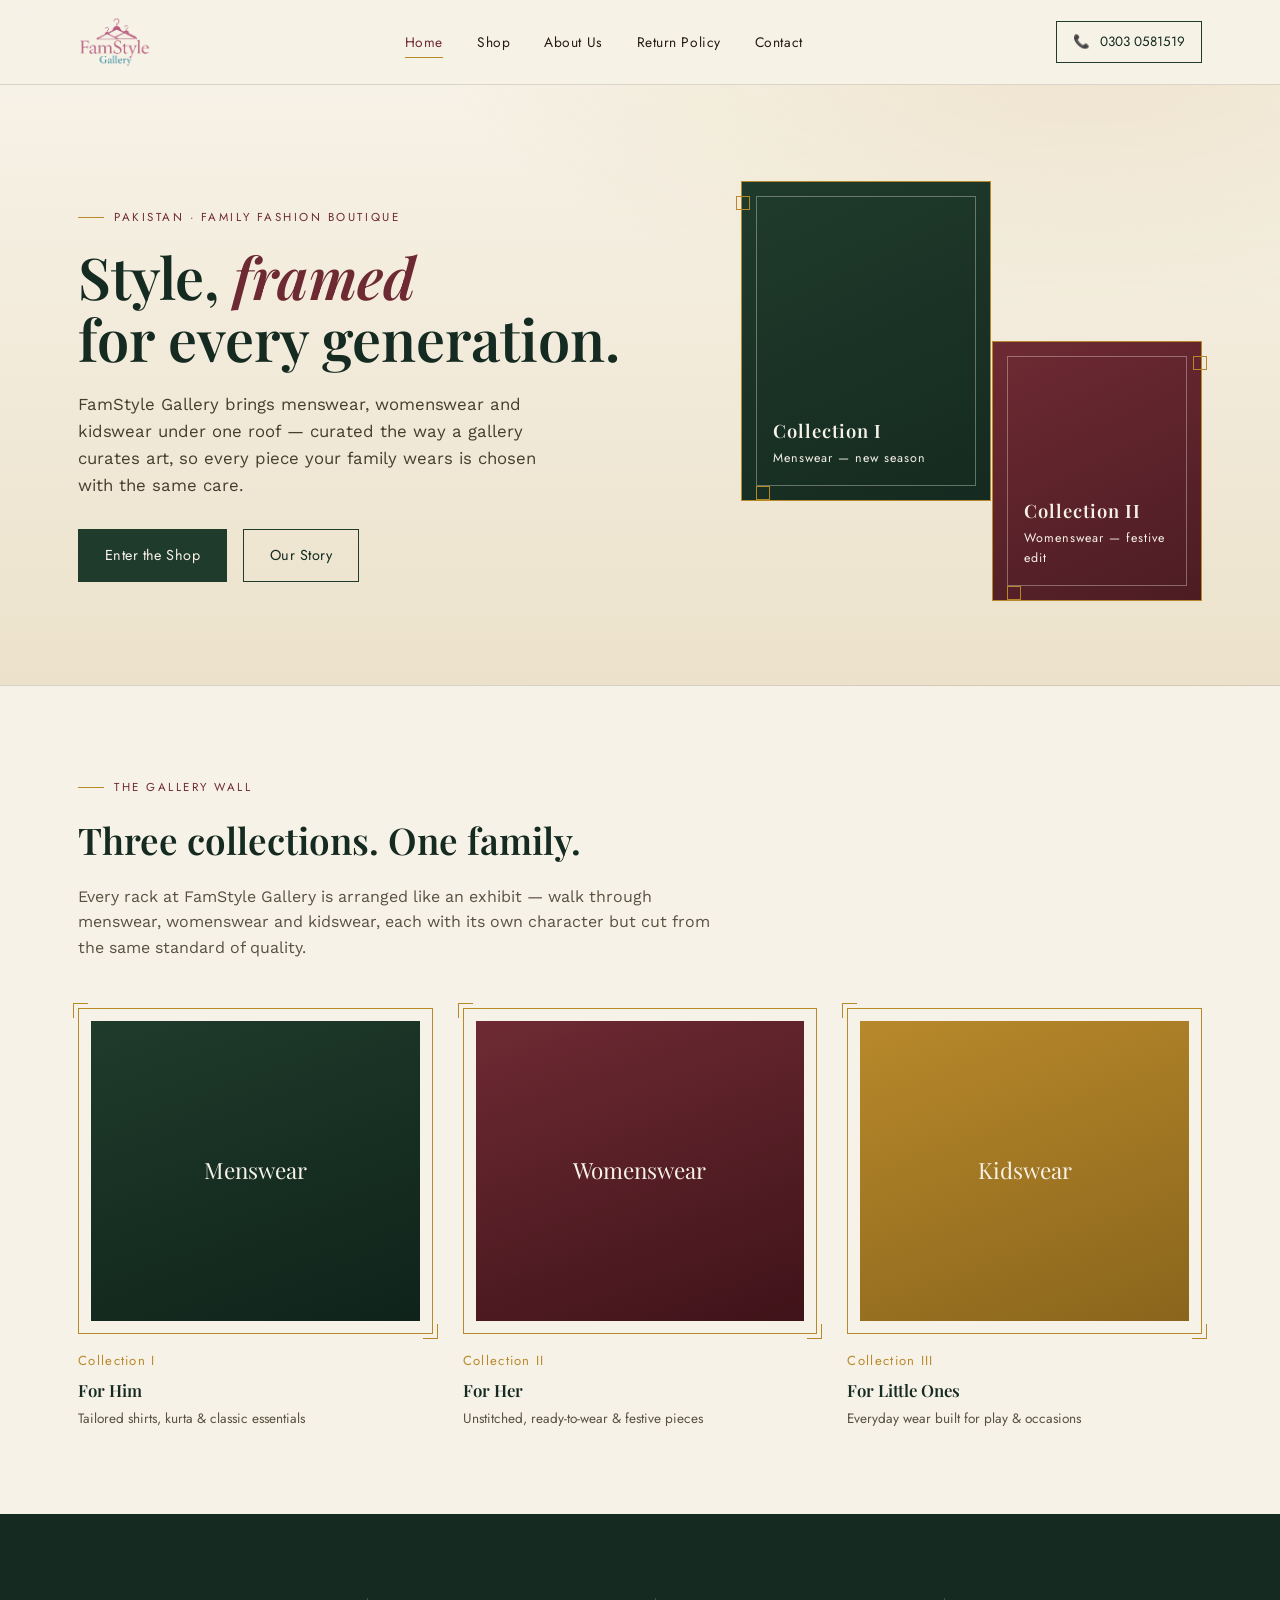
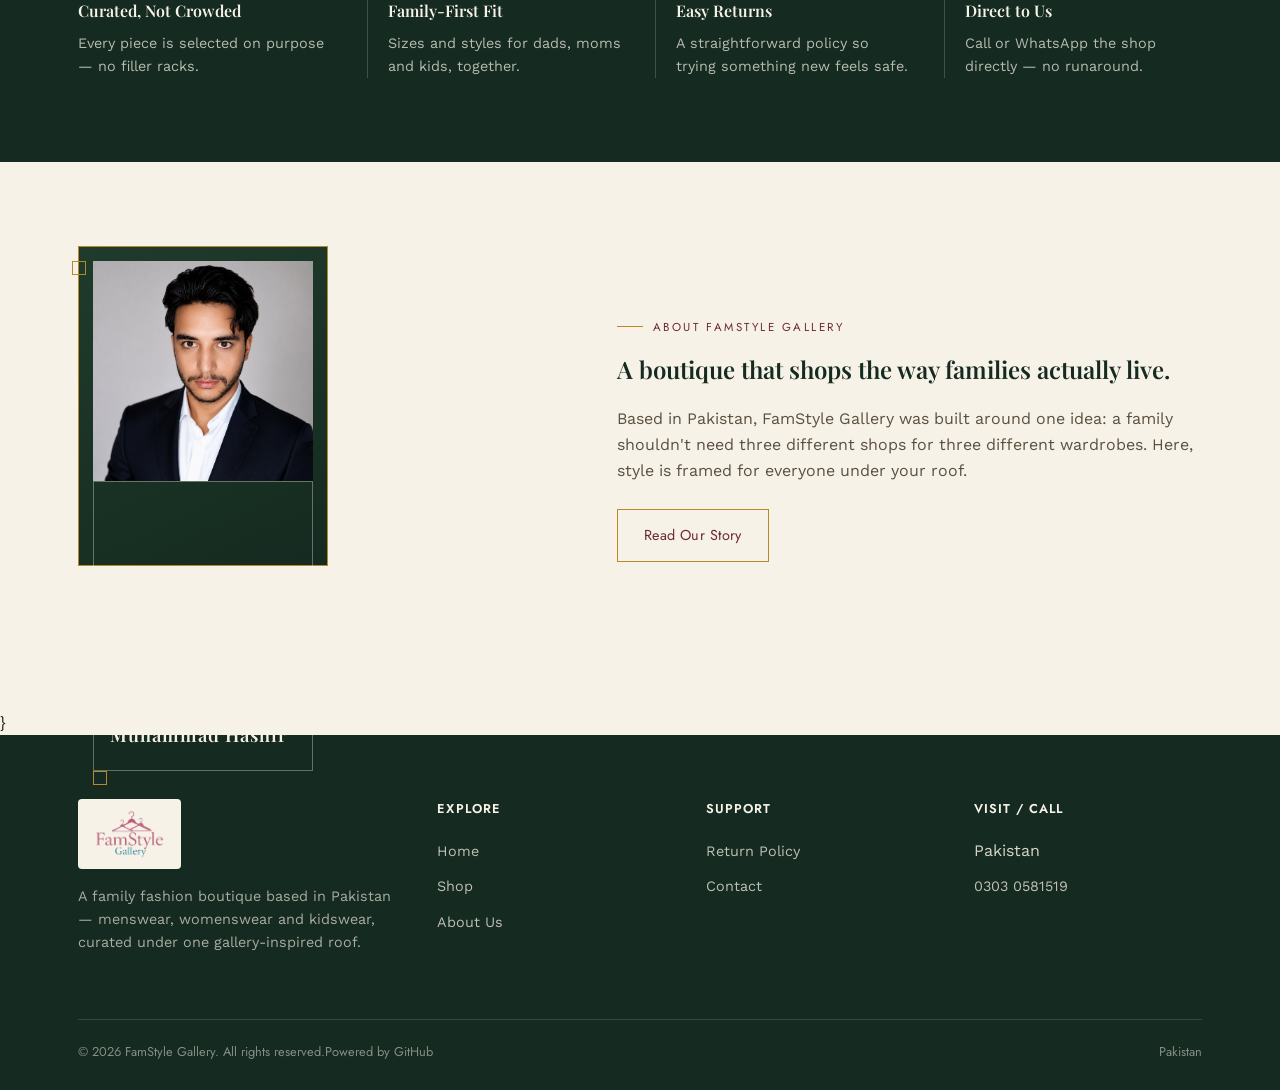
<file: index.html>
<!DOCTYPE html>
<html lang="en">
<head>
<meta charset="UTF-8">
<meta name="viewport" content="width=device-width, initial-scale=1.0">
<title>FamStyle Gallery — Family Fashion, Curated | Pakistan</title>
<meta name="description" content="FamStyle Gallery is a family fashion boutique in Pakistan, curating menswear, womenswear and kidswear collections in one gallery-inspired space.">
<link rel="preconnect" href="https://fonts.googleapis.com">
<link href="https://fonts.googleapis.com/css2?family=Playfair+Display:wght@500;600;700&family=Work+Sans:wght@400;500;600&family=Jost:wght@400;500&display=swap" rel="stylesheet">
<link rel="stylesheet" href="style.css">
</head>
<body>

<header class="site-header">
  <div class="wrap">
    <a href="index.html" class="brand">
      <img src="logo.png" alt="FamStyle Gallery logo" class="logo-img">
    </a>
    <nav class="main-nav">
      <ul>
        <li><a href="index.html" class="active">Home</a></li>
        <li><a href="shop.html">Shop</a></li>
        <li><a href="about.html">About Us</a></li>
        <li><a href="return-policy.html">Return Policy</a></li>
        <li><a href="contact.html">Contact</a></li>
      </ul>
    </nav>
    <a class="header-cta" href="tel:03030581519">
      <span>📞</span><span class="long">0303&nbsp;0581519</span>
    </a>
    <button class="nav-toggle" aria-label="Toggle menu">☰ Menu</button>
  </div>
</header>

<section class="hero">
  <div class="wrap">
    <div>
      <span class="eyebrow">Pakistan · Family Fashion Boutique</span>
      <h1>Style, <em>framed</em><br>for every generation.</h1>
      <p class="lede">FamStyle Gallery brings menswear, womenswear and kidswear under one roof — curated the way a gallery curates art, so every piece your family wears is chosen with the same care.</p>
      <div class="hero-actions">
        <a href="shop.html" class="btn btn-solid">Enter the Shop</a>
        <a href="about.html" class="btn btn-outline">Our Story</a>
      </div>
    </div>
    <div class="frame-stage">
      <div class="frame frame-a c-tl">
        <div class="frame-inner">
          <div class="frame-tag"><b>Collection I</b>Menswear — new season</div>
        </div>
      </div>
      <div class="frame frame-b c-br">
        <div class="frame-inner">
          <div class="frame-tag"><b>Collection II</b>Womenswear — festive edit</div>
        </div>
      </div>
    </div>
  </div>
</section>

<section class="reveal">
  <div class="wrap">
    <div class="section-head">
      <span class="eyebrow">The Gallery Wall</span>
      <h2>Three collections. One family.</h2>
      <p>Every rack at FamStyle Gallery is arranged like an exhibit — walk through menswear, womenswear and kidswear, each with its own character but cut from the same standard of quality.</p>
    </div>
    <div class="gallery-grid">
      <div class="gallery-card">
        <div class="gallery-frame">
          <div class="gallery-art men"><span>Menswear</span></div>
        </div>
        <div class="plaque">
          <div>
            <div class="num">Collection I</div>
            <h4>For Him</h4>
            <div class="desc">Tailored shirts, kurta &amp; classic essentials</div>
          </div>
        </div>
      </div>
      <div class="gallery-card">
        <div class="gallery-frame">
          <div class="gallery-art women"><span>Womenswear</span></div>
        </div>
        <div class="plaque">
          <div>
            <div class="num">Collection II</div>
            <h4>For Her</h4>
            <div class="desc">Unstitched, ready-to-wear &amp; festive pieces</div>
          </div>
        </div>
      </div>
      <div class="gallery-card">
        <div class="gallery-frame">
          <div class="gallery-art kids"><span>Kidswear</span></div>
        </div>
        <div class="plaque">
          <div>
            <div class="num">Collection III</div>
            <h4>For Little Ones</h4>
            <div class="desc">Everyday wear built for play &amp; occasions</div>
          </div>
        </div>
      </div>
    </div>
  </div>
</section>

<section class="promise-strip reveal">
  <div class="wrap">
    <div class="promise-item">
      <h4>Curated, Not Crowded</h4>
      <p>Every piece is selected on purpose — no filler racks.</p>
    </div>
    <div class="promise-item">
      <h4>Family-First Fit</h4>
      <p>Sizes and styles for dads, moms and kids, together.</p>
    </div>
    <div class="promise-item">
      <h4>Easy Returns</h4>
      <p>A straightforward policy so trying something new feels safe.</p>
    </div>
    <div class="promise-item">
      <h4>Direct to Us</h4>
      <p>Call or WhatsApp the shop directly — no runaround.</p>
    </div>
  </div>
</section>

<section class="reveal">
  <div class="wrap split">
   <div class="split-visual">
  <div class="frame frame-a c-tl" style="left:0;">
    <img src="hashir.png" alt="Developer Photo" class="frame-photo">
    <div class="frame-inner">
      <div class="frame-tag"><b>FamStyle Gallery</b>| Developed by :<b> Muhammad Hashir</b></div>
    </div>
  </div>
</div>
    <div>
      <span class="eyebrow">About FamStyle Gallery</span>
      <h2 style="margin-top:14px;">A boutique that shops the way families actually live.</h2>
      <p style="margin-top:18px; color:#5a5041;">Based in Pakistan, FamStyle Gallery was built around one idea: a family shouldn't need three different shops for three different wardrobes. Here, style is framed for everyone under your roof.</p>
      <a href="about.html" class="btn btn-gold" style="margin-top:10px;">Read Our Story</a>
    </div>
  </div>
</section>}
<footer class="site-footer">
  <div class="wrap">
    <div class="footer-grid">
      <div>
        <img src="logo.png" alt="FamStyle Gallery logo" class="footer-logo">
        <p style="margin-top:16px;">A family fashion boutique based in Pakistan — menswear, womenswear and kidswear, curated under one gallery-inspired roof.</p>
      </div>
      <div>
        <h4>Explore</h4>
        <ul class="footer-links">
          <li><a href="index.html">Home</a></li>
          <li><a href="shop.html">Shop</a></li>
          <li><a href="about.html">About Us</a></li>
        </ul>
      </div>
      <div>
        <h4>Support</h4>
        <ul class="footer-links">
          <li><a href="return-policy.html">Return Policy</a></li>
          <li><a href="contact.html">Contact</a></li>
        </ul>
      </div>
      <div>
        <h4>Visit / Call</h4>
        <ul class="footer-links">
          <li>Pakistan</li>
          <li><a href="tel:03030581519">0303 0581519</a></li>
        </ul>
      </div>
    </div>
    <div class="footer-bottom">
      <span>© 2026 FamStyle Gallery. All rights reserved.Powered by GitHub</span>
      <span>Pakistan</span>
    </div>
  </div>
</footer>

<script src="script.js"></script>
</body>
</html>
</file>
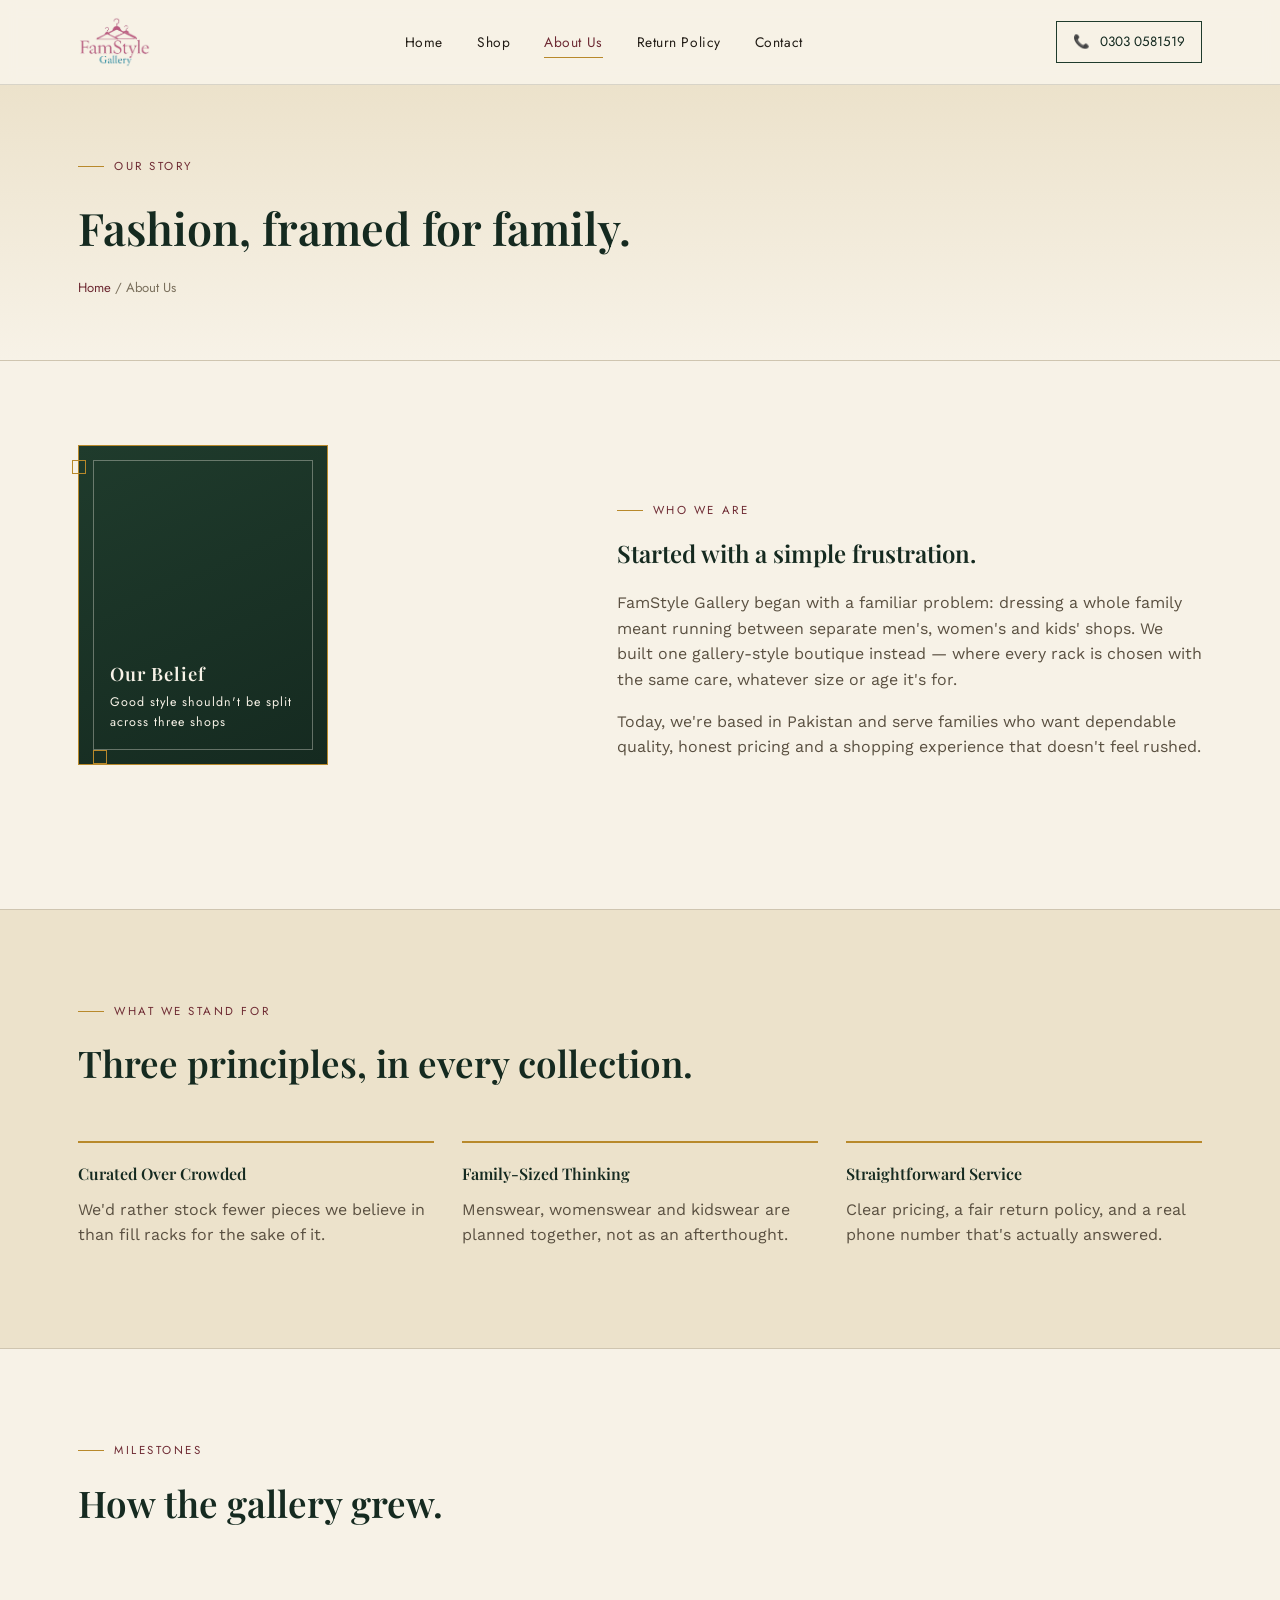
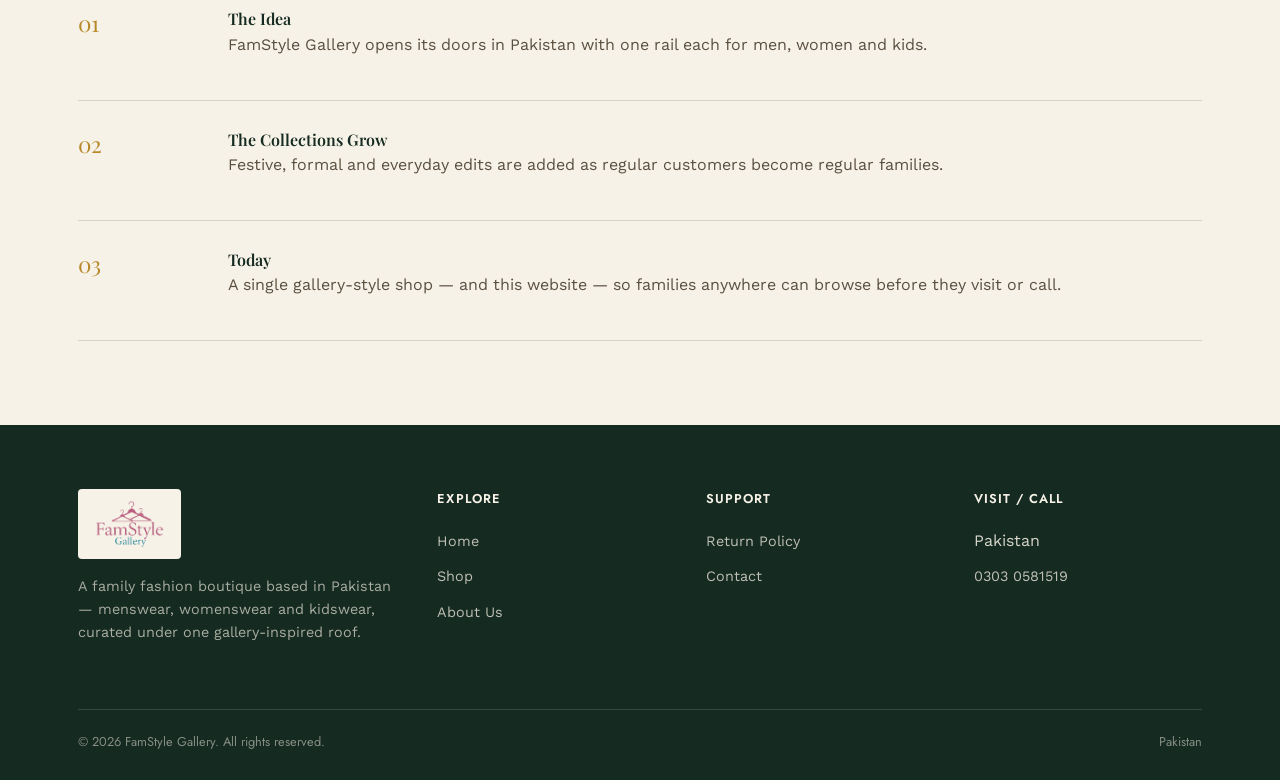
<file: about.html>
<!DOCTYPE html>
<html lang="en">
<head>
<meta charset="UTF-8">
<meta name="viewport" content="width=device-width, initial-scale=1.0">
<title>About Us | FamStyle Gallery</title>
<meta name="description" content="Learn about FamStyle Gallery, a family-run fashion boutique in Pakistan.">
<link rel="preconnect" href="https://fonts.googleapis.com">
<link href="https://fonts.googleapis.com/css2?family=Playfair+Display:wght@500;600;700&family=Work+Sans:wght@400;500;600&family=Jost:wght@400;500&display=swap" rel="stylesheet">
<link rel="stylesheet" href="style.css">
</head>
<body>

<header class="site-header">
  <div class="wrap">
    <a href="index.html" class="brand">
      <img src="logo.png" alt="FamStyle Gallery logo" class="logo-img">
    </a>
    <nav class="main-nav">
      <ul>
        <li><a href="index.html">Home</a></li>
        <li><a href="shop.html">Shop</a></li>
        <li><a href="about.html" class="active">About Us</a></li>
        <li><a href="return-policy.html">Return Policy</a></li>
        <li><a href="contact.html">Contact</a></li>
      </ul>
    </nav>
    <a class="header-cta" href="tel:03030581519"><span>📞</span><span class="long">0303&nbsp;0581519</span></a>
    <button class="nav-toggle" aria-label="Toggle menu">☰ Menu</button>
  </div>
</header>

<section class="page-hero">
  <div class="wrap">
    <span class="eyebrow">Our Story</span>
    <h1>Fashion, framed for family.</h1>
    <p class="breadcrumb"><a href="index.html">Home</a> / About Us</p>
  </div>
</section>

<section class="reveal">
  <div class="wrap">
    <div class="split">
      <div class="split-visual">
        <div class="frame frame-a c-tl" style="left:0;">
          <div class="frame-inner">
            <div class="frame-tag"><b>Our Belief</b>Good style shouldn't be split across three shops</div>
          </div>
        </div>
      </div>
      <div>
        <span class="eyebrow">Who We Are</span>
        <h2 style="margin-top:14px;">Started with a simple frustration.</h2>
        <p style="margin-top:18px; color:#5a5041;">FamStyle Gallery began with a familiar problem: dressing a whole family meant running between separate men's, women's and kids' shops. We built one gallery-style boutique instead — where every rack is chosen with the same care, whatever size or age it's for.</p>
        <p style="color:#5a5041;">Today, we're based in Pakistan and serve families who want dependable quality, honest pricing and a shopping experience that doesn't feel rushed.</p>
      </div>
    </div>
  </div>
</section>

<section class="reveal" style="background:var(--sand); border-top:1px solid var(--line); border-bottom:1px solid var(--line);">
  <div class="wrap">
    <div class="section-head">
      <span class="eyebrow">What We Stand For</span>
      <h2>Three principles, in every collection.</h2>
    </div>
    <div class="value-grid">
      <div class="value-card">
        <h4>Curated Over Crowded</h4>
        <p style="color:#5a5041;">We'd rather stock fewer pieces we believe in than fill racks for the sake of it.</p>
      </div>
      <div class="value-card">
        <h4>Family-Sized Thinking</h4>
        <p style="color:#5a5041;">Menswear, womenswear and kidswear are planned together, not as an afterthought.</p>
      </div>
      <div class="value-card">
        <h4>Straightforward Service</h4>
        <p style="color:#5a5041;">Clear pricing, a fair return policy, and a real phone number that's actually answered.</p>
      </div>
    </div>
  </div>
</section>

<section class="reveal">
  <div class="wrap">
    <div class="section-head">
      <span class="eyebrow">Milestones</span>
      <h2>How the gallery grew.</h2>
    </div>
    <div class="timeline">
      <div class="timeline-item">
        <div class="yr">01</div>
        <div>
          <h4>The Idea</h4>
          <p style="color:#5a5041;">FamStyle Gallery opens its doors in Pakistan with one rail each for men, women and kids.</p>
        </div>
      </div>
      <div class="timeline-item">
        <div class="yr">02</div>
        <div>
          <h4>The Collections Grow</h4>
          <p style="color:#5a5041;">Festive, formal and everyday edits are added as regular customers become regular families.</p>
        </div>
      </div>
      <div class="timeline-item">
        <div class="yr">03</div>
        <div>
          <h4>Today</h4>
          <p style="color:#5a5041;">A single gallery-style shop — and this website — so families anywhere can browse before they visit or call.</p>
        </div>
      </div>
    </div>
  </div>
</section>

<footer class="site-footer">
  <div class="wrap">
    <div class="footer-grid">
      <div>
        <img src="logo.png" alt="FamStyle Gallery logo" class="footer-logo">
        <p style="margin-top:16px;">A family fashion boutique based in Pakistan — menswear, womenswear and kidswear, curated under one gallery-inspired roof.</p>
      </div>
      <div>
        <h4>Explore</h4>
        <ul class="footer-links">
          <li><a href="index.html">Home</a></li>
          <li><a href="shop.html">Shop</a></li>
          <li><a href="about.html">About Us</a></li>
        </ul>
      </div>
      <div>
        <h4>Support</h4>
        <ul class="footer-links">
          <li><a href="return-policy.html">Return Policy</a></li>
          <li><a href="contact.html">Contact</a></li>
        </ul>
      </div>
      <div>
        <h4>Visit / Call</h4>
        <ul class="footer-links">
          <li>Pakistan</li>
          <li><a href="tel:03030581519">0303 0581519</a></li>
        </ul>
      </div>
    </div>
    <div class="footer-bottom">
      <span>© 2026 FamStyle Gallery. All rights reserved.</span>
      <span>Pakistan</span>
    </div>
  </div>
</footer>

<script src="script.js"></script>
</body>
</html>
</file>
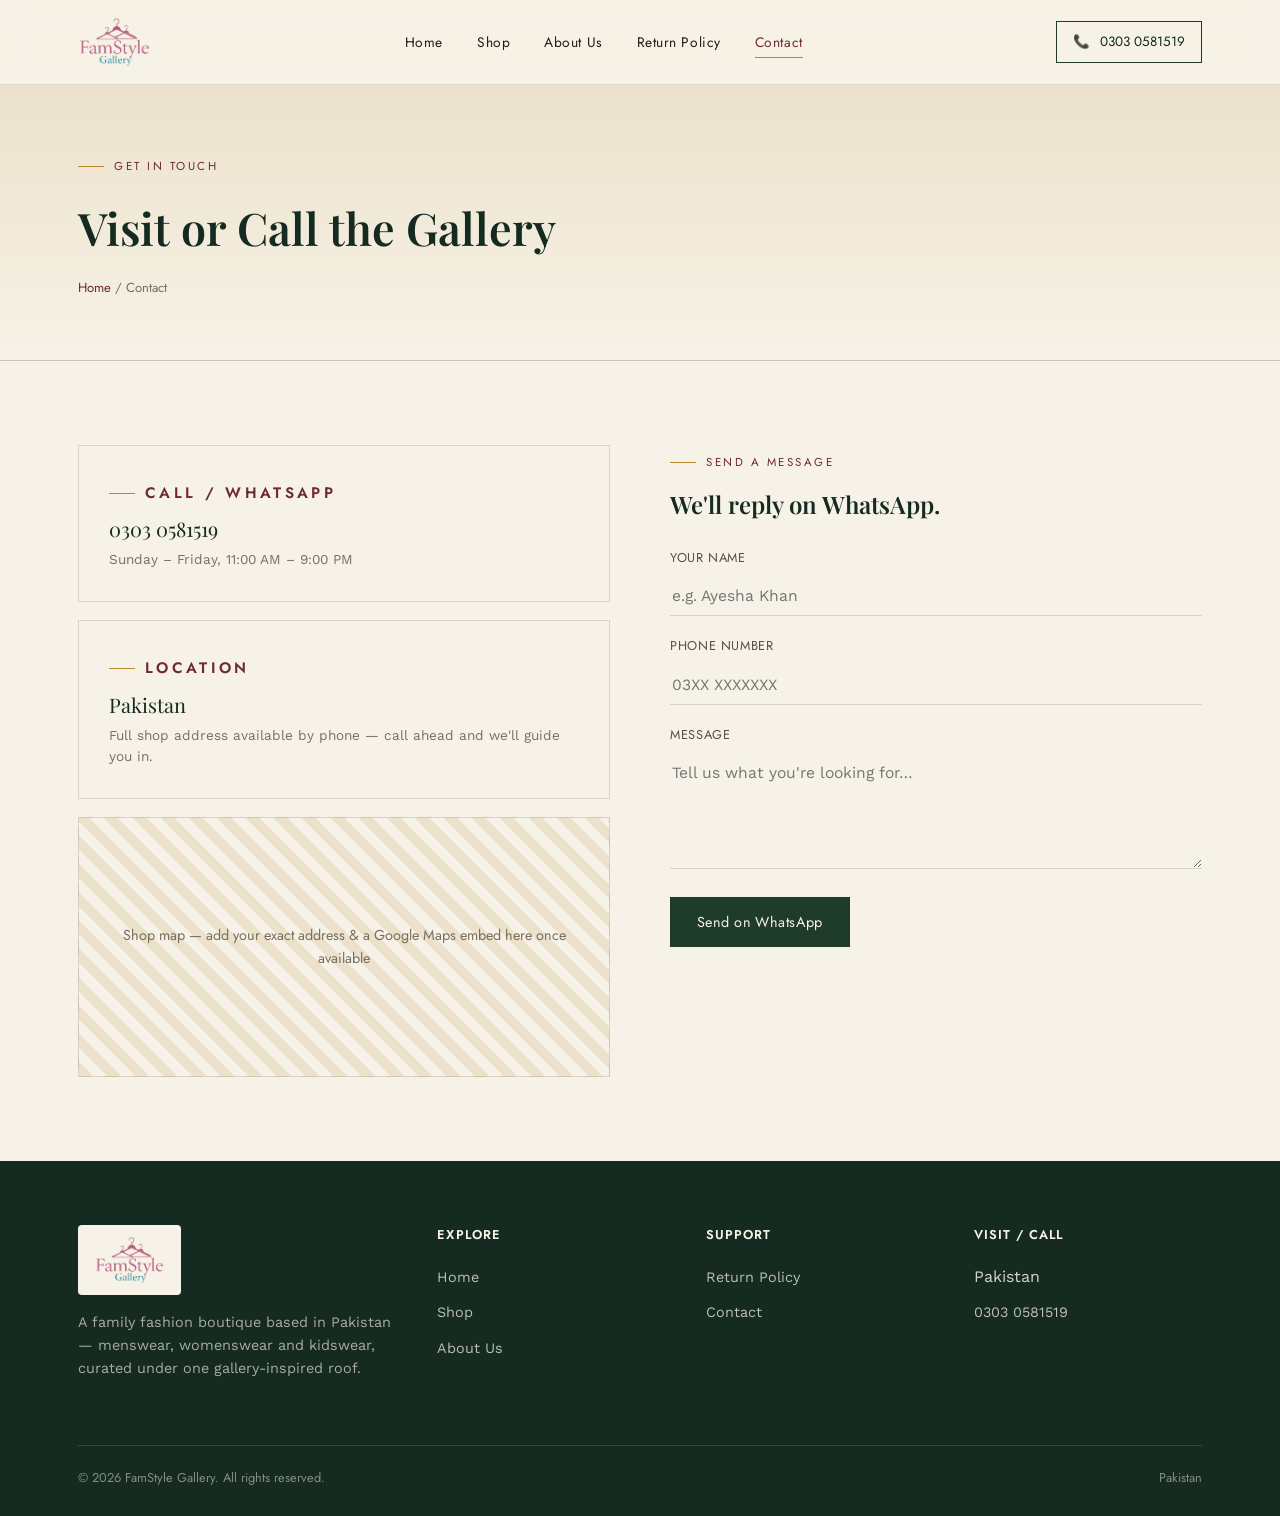
<file: contact.html>
<!DOCTYPE html>
<html lang="en">
<head>
<meta charset="UTF-8">
<meta name="viewport" content="width=device-width, initial-scale=1.0">
<title>Contact | FamStyle Gallery</title>
<meta name="description" content="Contact FamStyle Gallery, a family fashion boutique in Pakistan. Call 0303 0581519.">
<link rel="preconnect" href="https://fonts.googleapis.com">
<link href="https://fonts.googleapis.com/css2?family=Playfair+Display:wght@500;600;700&family=Work+Sans:wght@400;500;600&family=Jost:wght@400;500&display=swap" rel="stylesheet">
<link rel="stylesheet" href="style.css">
</head>
<body>

<header class="site-header">
  <div class="wrap">
    <a href="index.html" class="brand">
      <img src="logo.png" alt="FamStyle Gallery logo" class="logo-img">
    </a>
    <nav class="main-nav">
      <ul>
        <li><a href="index.html">Home</a></li>
        <li><a href="shop.html">Shop</a></li>
        <li><a href="about.html">About Us</a></li>
        <li><a href="return-policy.html">Return Policy</a></li>
        <li><a href="contact.html" class="active">Contact</a></li>
      </ul>
    </nav>
    <a class="header-cta" href="tel:03030581519"><span>📞</span><span class="long">0303&nbsp;0581519</span></a>
    <button class="nav-toggle" aria-label="Toggle menu">☰ Menu</button>
  </div>
</header>

<section class="page-hero">
  <div class="wrap">
    <span class="eyebrow">Get in Touch</span>
    <h1>Visit or Call the Gallery</h1>
    <p class="breadcrumb"><a href="index.html">Home</a> / Contact</p>
  </div>
</section>

<section class="reveal">
  <div class="wrap contact-grid">
    <div>
      <div class="contact-card">
        <h4 class="eyebrow">Call / WhatsApp</h4>
        <div class="val"><a href="tel:03030581519">0303 0581519</a></div>
        <div class="sub">Sunday – Friday, 11:00 AM – 9:00 PM</div>
      </div>
      <div class="contact-card">
        <h4 class="eyebrow">Location</h4>
        <div class="val">Pakistan</div>
        <div class="sub">Full shop address available by phone — call ahead and we'll guide you in.</div>
      </div>
      <div class="map-note">Shop map — add your exact address &amp; a Google Maps embed here once available</div>
    </div>

    <div>
      <span class="eyebrow">Send a Message</span>
      <h2 style="margin-top:14px; margin-bottom:24px;">We'll reply on WhatsApp.</h2>
      <form id="contact-form">
        <div class="form-field">
          <label for="name">Your Name</label>
          <input type="text" id="name" name="name" placeholder="e.g. Ayesha Khan" required>
        </div>
        <div class="form-field">
          <label for="phone">Phone Number</label>
          <input type="tel" id="phone" name="phone" placeholder="03XX XXXXXXX">
        </div>
        <div class="form-field">
          <label for="message">Message</label>
          <textarea id="message" name="message" rows="5" placeholder="Tell us what you're looking for…" required></textarea>
        </div>
        <button type="submit" class="btn btn-solid">Send on WhatsApp</button>
        <p class="form-status" style="margin-top:14px; color:#5a5041; font-size:0.88rem;"></p>
      </form>
    </div>
  </div>
</section>

<footer class="site-footer">
  <div class="wrap">
    <div class="footer-grid">
      <div>
        <img src="logo.png" alt="FamStyle Gallery logo" class="footer-logo">
        <p style="margin-top:16px;">A family fashion boutique based in Pakistan — menswear, womenswear and kidswear, curated under one gallery-inspired roof.</p>
      </div>
      <div>
        <h4>Explore</h4>
        <ul class="footer-links">
          <li><a href="index.html">Home</a></li>
          <li><a href="shop.html">Shop</a></li>
          <li><a href="about.html">About Us</a></li>
        </ul>
      </div>
      <div>
        <h4>Support</h4>
        <ul class="footer-links">
          <li><a href="return-policy.html">Return Policy</a></li>
          <li><a href="contact.html">Contact</a></li>
        </ul>
      </div>
      <div>
        <h4>Visit / Call</h4>
        <ul class="footer-links">
          <li>Pakistan</li>
          <li><a href="tel:03030581519">0303 0581519</a></li>
        </ul>
      </div>
    </div>
    <div class="footer-bottom">
      <span>© 2026 FamStyle Gallery. All rights reserved.</span>
      <span>Pakistan</span>
    </div>
  </div>
</footer>

<script src="script.js"></script>
</body>
</html>
</file>
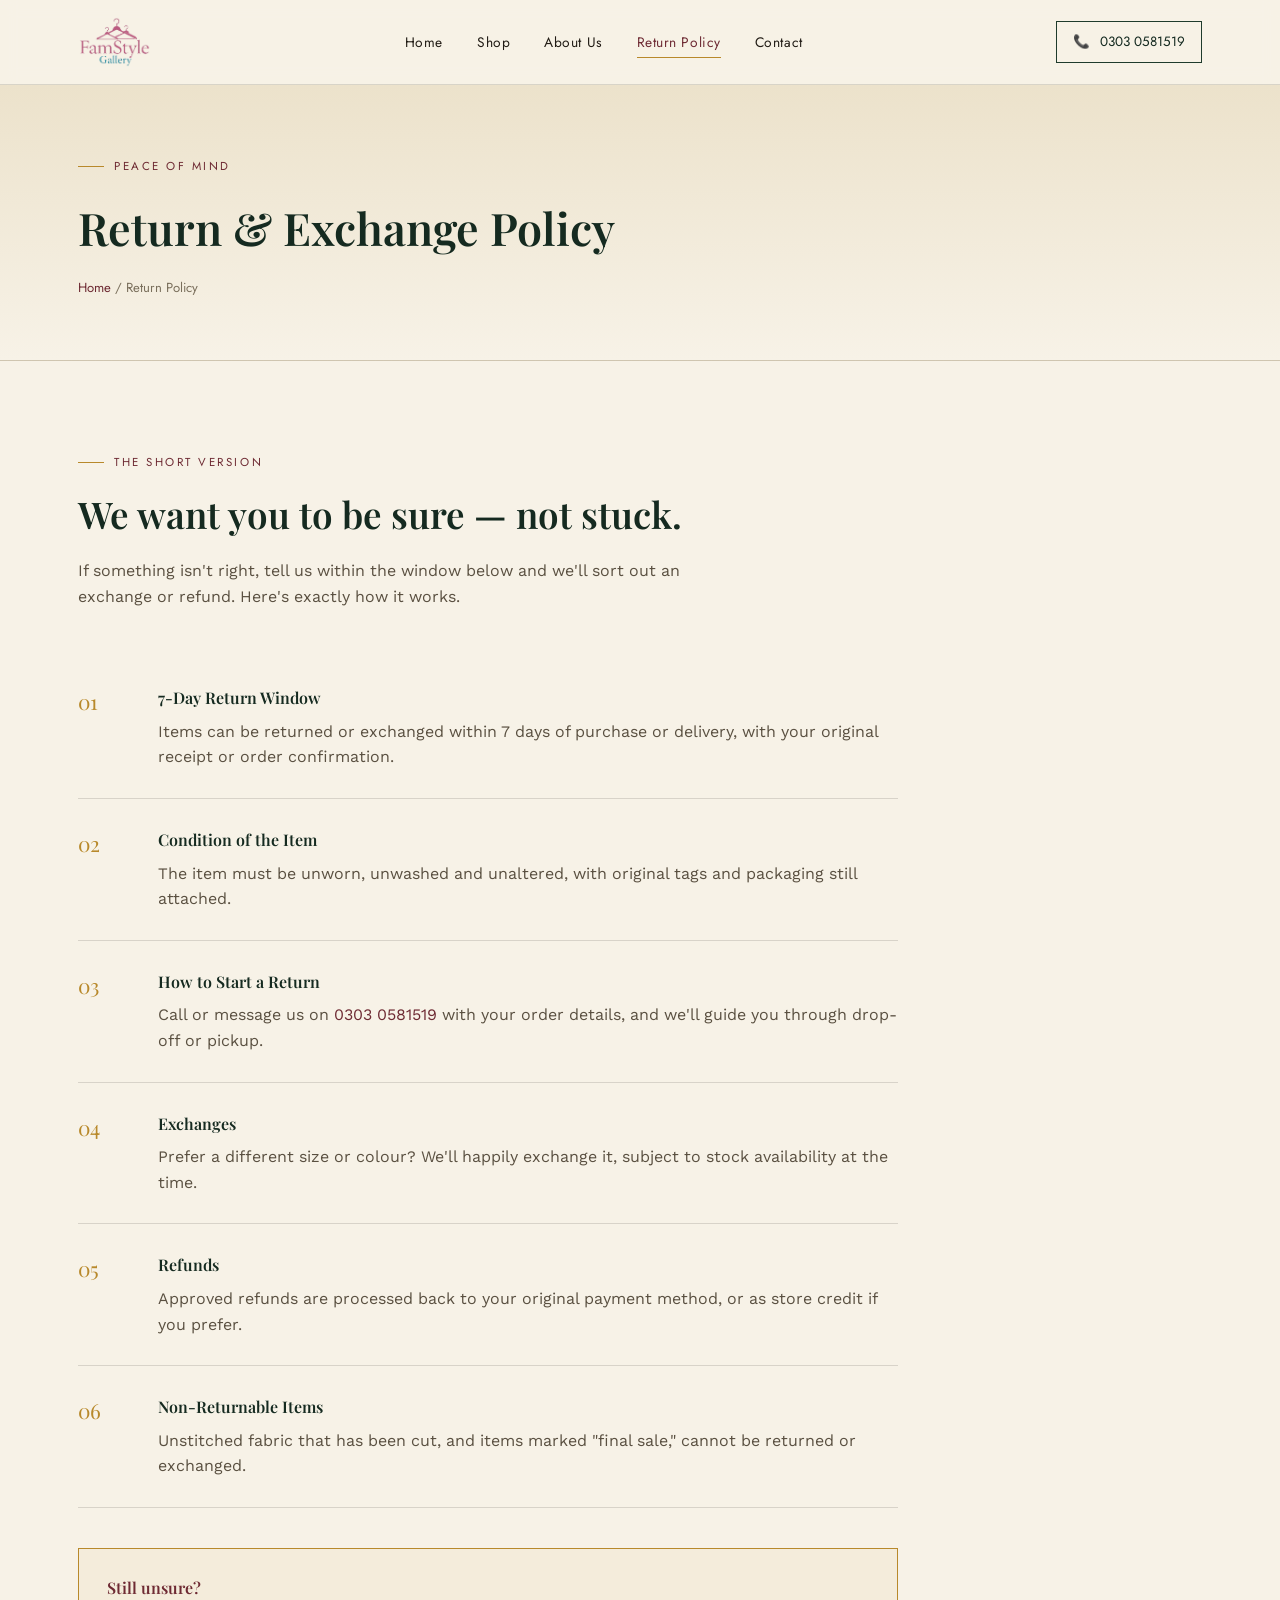
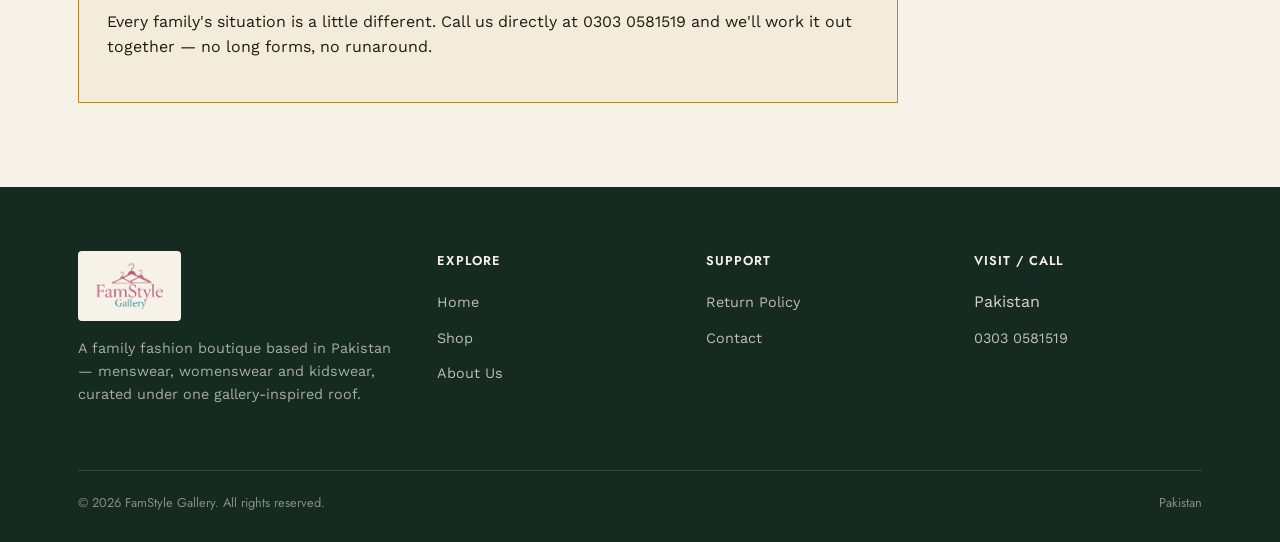
<file: return-policy.html>
<!DOCTYPE html>
<html lang="en">
<head>
<meta charset="UTF-8">
<meta name="viewport" content="width=device-width, initial-scale=1.0">
<title>Return Policy | FamStyle Gallery</title>
<meta name="description" content="FamStyle Gallery's return and exchange policy.">
<link rel="preconnect" href="https://fonts.googleapis.com">
<link href="https://fonts.googleapis.com/css2?family=Playfair+Display:wght@500;600;700&family=Work+Sans:wght@400;500;600&family=Jost:wght@400;500&display=swap" rel="stylesheet">
<link rel="stylesheet" href="style.css">
</head>
<body>

<header class="site-header">
  <div class="wrap">
    <a href="index.html" class="brand">
      <img src="logo.png" alt="FamStyle Gallery logo" class="logo-img">
    </a>
    <nav class="main-nav">
      <ul>
        <li><a href="index.html">Home</a></li>
        <li><a href="shop.html">Shop</a></li>
        <li><a href="about.html">About Us</a></li>
        <li><a href="return-policy.html" class="active">Return Policy</a></li>
        <li><a href="contact.html">Contact</a></li>
      </ul>
    </nav>
    <a class="header-cta" href="tel:03030581519"><span>📞</span><span class="long">0303&nbsp;0581519</span></a>
    <button class="nav-toggle" aria-label="Toggle menu">☰ Menu</button>
  </div>
</header>

<section class="page-hero">
  <div class="wrap">
    <span class="eyebrow">Peace of Mind</span>
    <h1>Return &amp; Exchange Policy</h1>
    <p class="breadcrumb"><a href="index.html">Home</a> / Return Policy</p>
  </div>
</section>

<section class="reveal">
  <div class="wrap">
    <div class="section-head">
      <span class="eyebrow">The Short Version</span>
      <h2>We want you to be sure — not stuck.</h2>
      <p>If something isn't right, tell us within the window below and we'll sort out an exchange or refund. Here's exactly how it works.</p>
    </div>

    <div class="policy-list">
      <div class="policy-item">
        <div class="pnum">01</div>
        <div>
          <h4>7-Day Return Window</h4>
          <p>Items can be returned or exchanged within 7 days of purchase or delivery, with your original receipt or order confirmation.</p>
        </div>
      </div>
      <div class="policy-item">
        <div class="pnum">02</div>
        <div>
          <h4>Condition of the Item</h4>
          <p>The item must be unworn, unwashed and unaltered, with original tags and packaging still attached.</p>
        </div>
      </div>
      <div class="policy-item">
        <div class="pnum">03</div>
        <div>
          <h4>How to Start a Return</h4>
          <p>Call or message us on <a href="tel:03030581519" style="color:var(--maroon);">0303 0581519</a> with your order details, and we'll guide you through drop-off or pickup.</p>
        </div>
      </div>
      <div class="policy-item">
        <div class="pnum">04</div>
        <div>
          <h4>Exchanges</h4>
          <p>Prefer a different size or colour? We'll happily exchange it, subject to stock availability at the time.</p>
        </div>
      </div>
      <div class="policy-item">
        <div class="pnum">05</div>
        <div>
          <h4>Refunds</h4>
          <p>Approved refunds are processed back to your original payment method, or as store credit if you prefer.</p>
        </div>
      </div>
      <div class="policy-item">
        <div class="pnum">06</div>
        <div>
          <h4>Non-Returnable Items</h4>
          <p>Unstitched fabric that has been cut, and items marked "final sale," cannot be returned or exchanged.</p>
        </div>
      </div>
    </div>

    <div class="note-box">
      <h4>Still unsure?</h4>
      <p>Every family's situation is a little different. Call us directly at 0303 0581519 and we'll work it out together — no long forms, no runaround.</p>
    </div>
  </div>
</section>

<footer class="site-footer">
  <div class="wrap">
    <div class="footer-grid">
      <div>
        <img src="logo.png" alt="FamStyle Gallery logo" class="footer-logo">
        <p style="margin-top:16px;">A family fashion boutique based in Pakistan — menswear, womenswear and kidswear, curated under one gallery-inspired roof.</p>
      </div>
      <div>
        <h4>Explore</h4>
        <ul class="footer-links">
          <li><a href="index.html">Home</a></li>
          <li><a href="shop.html">Shop</a></li>
          <li><a href="about.html">About Us</a></li>
        </ul>
      </div>
      <div>
        <h4>Support</h4>
        <ul class="footer-links">
          <li><a href="return-policy.html">Return Policy</a></li>
          <li><a href="contact.html">Contact</a></li>
        </ul>
      </div>
      <div>
        <h4>Visit / Call</h4>
        <ul class="footer-links">
          <li>Pakistan</li>
          <li><a href="tel:03030581519">0303 0581519</a></li>
        </ul>
      </div>
    </div>
    <div class="footer-bottom">
      <span>© 2026 FamStyle Gallery. All rights reserved.</span>
      <span>Pakistan</span>
    </div>
  </div>
</footer>

<script src="script.js"></script>
</body>
</html>
</file>
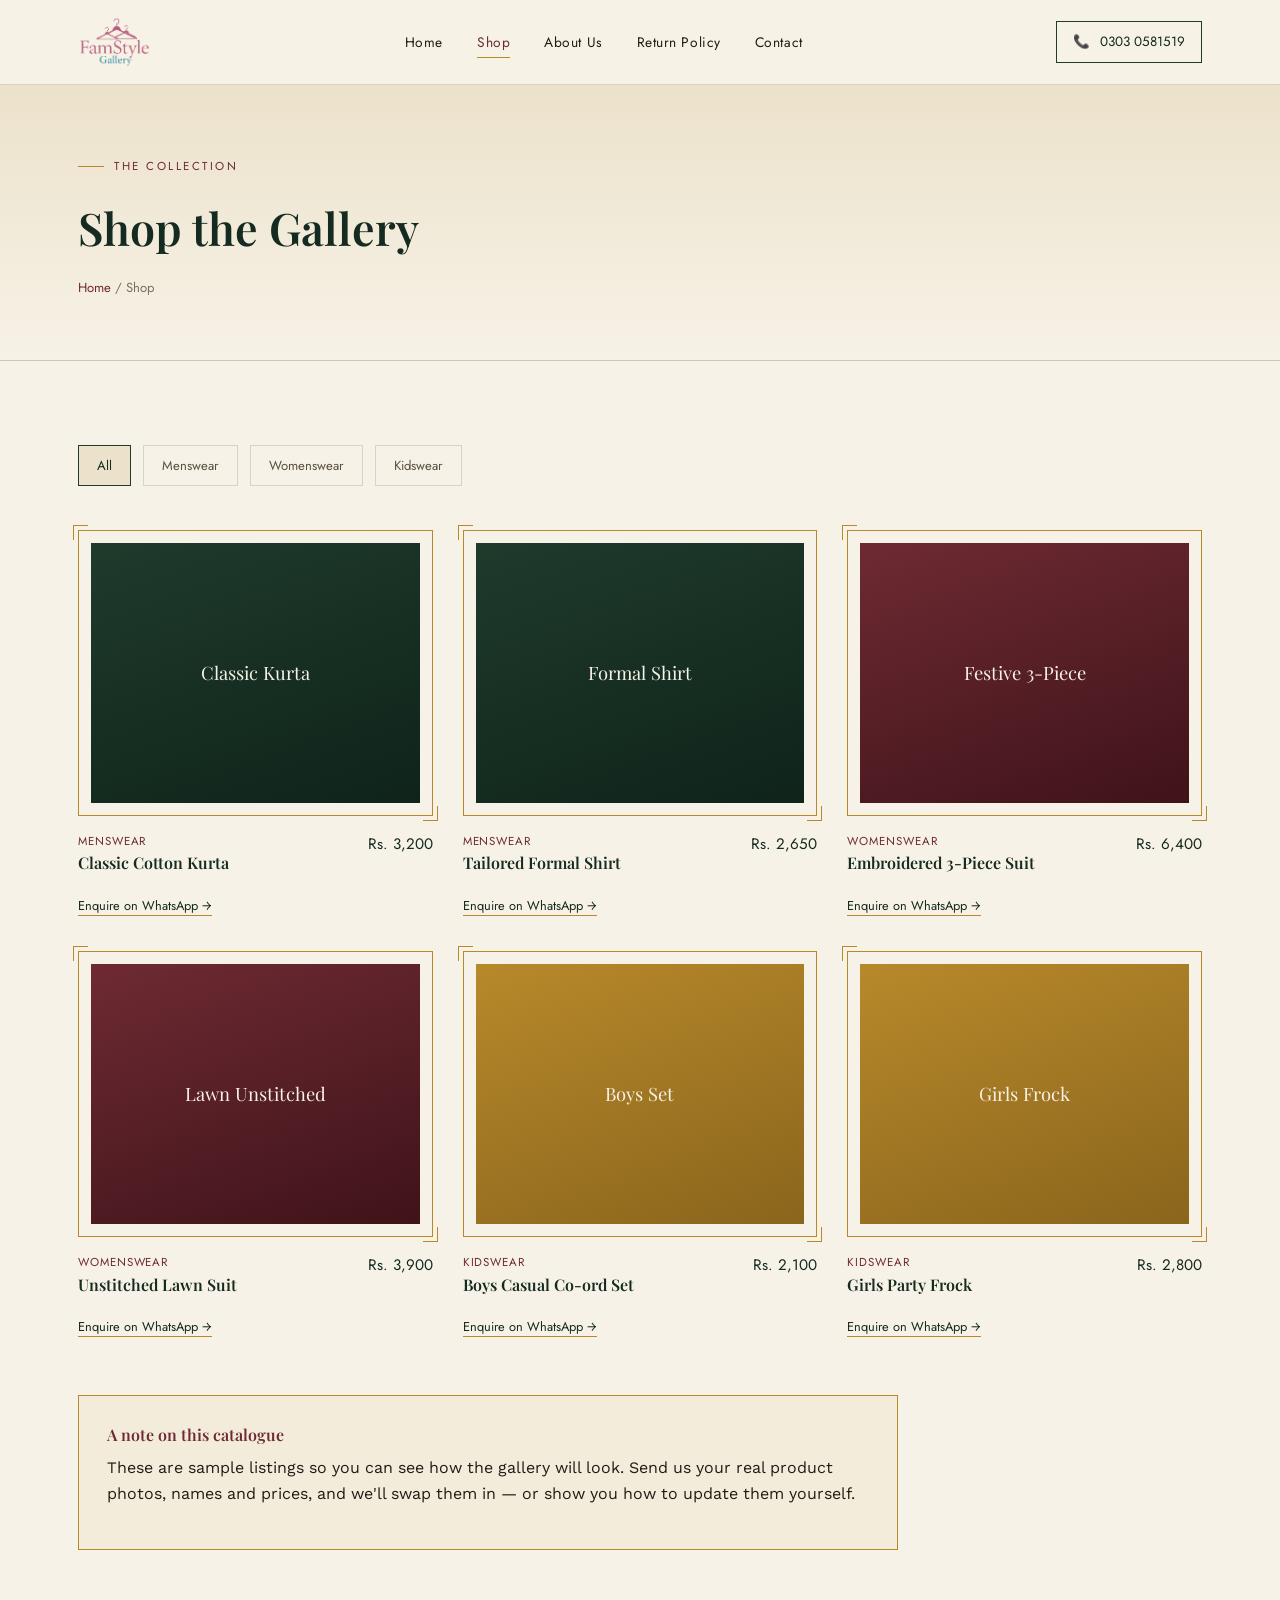
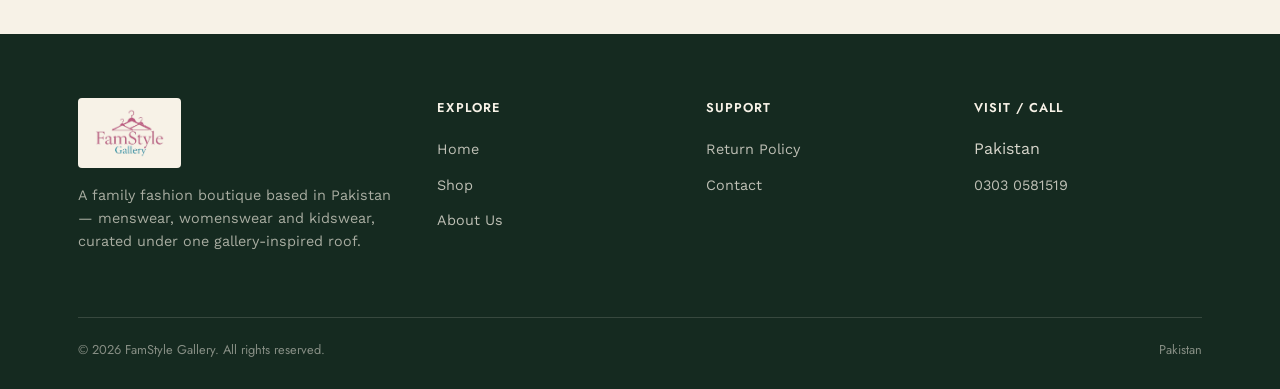
<file: shop.html>
<!DOCTYPE html>
<html lang="en">
<head>
<meta charset="UTF-8">
<meta name="viewport" content="width=device-width, initial-scale=1.0">
<title>Shop | FamStyle Gallery</title>
<meta name="description" content="Browse menswear, womenswear and kidswear at FamStyle Gallery, a family fashion boutique in Pakistan.">
<link rel="preconnect" href="https://fonts.googleapis.com">
<link href="https://fonts.googleapis.com/css2?family=Playfair+Display:wght@500;600;700&family=Work+Sans:wght@400;500;600&family=Jost:wght@400;500&display=swap" rel="stylesheet">
<link rel="stylesheet" href="style.css">
</head>
<body>

<header class="site-header">
  <div class="wrap">
    <a href="index.html" class="brand">
      <img src="logo.png" alt="FamStyle Gallery logo" class="logo-img">
    </a>
    <nav class="main-nav">
      <ul>
        <li><a href="index.html">Home</a></li>
        <li><a href="shop.html" class="active">Shop</a></li>
        <li><a href="about.html">About Us</a></li>
        <li><a href="return-policy.html">Return Policy</a></li>
        <li><a href="contact.html">Contact</a></li>
      </ul>
    </nav>
    <a class="header-cta" href="tel:03030581519"><span>📞</span><span class="long">0303&nbsp;0581519</span></a>
    <button class="nav-toggle" aria-label="Toggle menu">☰ Menu</button>
  </div>
</header>

<section class="page-hero">
  <div class="wrap">
    <span class="eyebrow">The Collection</span>
    <h1>Shop the Gallery</h1>
    <p class="breadcrumb"><a href="index.html">Home</a> / Shop</p>
  </div>
</section>

<section class="reveal">
  <div class="wrap">
    <div class="filter-row">
      <span class="filter-pill active">All</span>
      <span class="filter-pill">Menswear</span>
      <span class="filter-pill">Womenswear</span>
      <span class="filter-pill">Kidswear</span>
    </div>

    <div class="shop-grid">

      <div class="product">
        <div class="gallery-frame"><div class="gallery-art men"><span>Classic Kurta</span></div></div>
        <div class="product-meta">
          <div><div class="cat">Menswear</div><h4>Classic Cotton Kurta</h4></div>
          <div class="price">Rs. 3,200</div>
        </div>
        <div class="product-cta"><a href="contact.html">Enquire on WhatsApp →</a></div>
      </div>

      <div class="product">
        <div class="gallery-frame"><div class="gallery-art men"><span>Formal Shirt</span></div></div>
        <div class="product-meta">
          <div><div class="cat">Menswear</div><h4>Tailored Formal Shirt</h4></div>
          <div class="price">Rs. 2,650</div>
        </div>
        <div class="product-cta"><a href="contact.html">Enquire on WhatsApp →</a></div>
      </div>

      <div class="product">
        <div class="gallery-frame"><div class="gallery-art women"><span>Festive 3-Piece</span></div></div>
        <div class="product-meta">
          <div><div class="cat">Womenswear</div><h4>Embroidered 3-Piece Suit</h4></div>
          <div class="price">Rs. 6,400</div>
        </div>
        <div class="product-cta"><a href="contact.html">Enquire on WhatsApp →</a></div>
      </div>

      <div class="product">
        <div class="gallery-frame"><div class="gallery-art women"><span>Lawn Unstitched</span></div></div>
        <div class="product-meta">
          <div><div class="cat">Womenswear</div><h4>Unstitched Lawn Suit</h4></div>
          <div class="price">Rs. 3,900</div>
        </div>
        <div class="product-cta"><a href="contact.html">Enquire on WhatsApp →</a></div>
      </div>

      <div class="product">
        <div class="gallery-frame"><div class="gallery-art kids"><span>Boys Set</span></div></div>
        <div class="product-meta">
          <div><div class="cat">Kidswear</div><h4>Boys Casual Co-ord Set</h4></div>
          <div class="price">Rs. 2,100</div>
        </div>
        <div class="product-cta"><a href="contact.html">Enquire on WhatsApp →</a></div>
      </div>

      <div class="product">
        <div class="gallery-frame"><div class="gallery-art kids"><span>Girls Frock</span></div></div>
        <div class="product-meta">
          <div><div class="cat">Kidswear</div><h4>Girls Party Frock</h4></div>
          <div class="price">Rs. 2,800</div>
        </div>
        <div class="product-cta"><a href="contact.html">Enquire on WhatsApp →</a></div>
      </div>

    </div>

    <div class="note-box" style="margin-top:56px;">
      <h4>A note on this catalogue</h4>
      <p>These are sample listings so you can see how the gallery will look. Send us your real product photos, names and prices, and we'll swap them in — or show you how to update them yourself.</p>
    </div>
  </div>
</section>

<footer class="site-footer">
  <div class="wrap">
    <div class="footer-grid">
      <div>
        <img src="logo.png" alt="FamStyle Gallery logo" class="footer-logo">
        <p style="margin-top:16px;">A family fashion boutique based in Pakistan — menswear, womenswear and kidswear, curated under one gallery-inspired roof.</p>
      </div>
      <div>
        <h4>Explore</h4>
        <ul class="footer-links">
          <li><a href="index.html">Home</a></li>
          <li><a href="shop.html">Shop</a></li>
          <li><a href="about.html">About Us</a></li>
        </ul>
      </div>
      <div>
        <h4>Support</h4>
        <ul class="footer-links">
          <li><a href="return-policy.html">Return Policy</a></li>
          <li><a href="contact.html">Contact</a></li>
        </ul>
      </div>
      <div>
        <h4>Visit / Call</h4>
        <ul class="footer-links">
          <li>Pakistan</li>
          <li><a href="tel:03030581519">0303 0581519</a></li>
        </ul>
      </div>
    </div>
    <div class="footer-bottom">
      <span>© 2026 FamStyle Gallery. All rights reserved.</span>
      <span>Pakistan</span>
    </div>
  </div>
</footer>

<script src="script.js"></script>
</body>
</html>
</file>
<file: style.css>
/* ==========================================================================
   FamStyle Gallery — design tokens
   Palette: deep forest, jewel maroon, antique gold, warm ivory, soft sand
   Type: Playfair Display (display) + Work Sans (body) + Jost (labels)
   Signature: gold corner-bracket "frame" motif on every showcased item
   ========================================================================== */

:root{
  --ink:        #211b14;
  --ivory:      #f7f2e7;
  --sand:       #ece2cb;
  --forest:     #1f3b2c;
  --forest-deep:#152A20;
  --maroon:     #6e2a33;
  --gold:       #b8892b;
  --gold-light: #d9b56a;
  --line:       rgba(33,27,20,0.14);

  --font-display: "Playfair Display", "Georgia", serif;
  --font-body:    "Work Sans", "Segoe UI", sans-serif;
  --font-label:   "Jost", "Work Sans", sans-serif;

  --max: 1180px;
}

*{ box-sizing:border-box; }
html{ scroll-behavior:smooth; }
body{
  margin:0;
  background:var(--ivory);
  color:var(--ink);
  font-family:var(--font-body);
  font-size:16px;
  line-height:1.6;
  -webkit-font-smoothing:antialiased;
}
img{ max-width:100%; display:block; }
a{ color:inherit; text-decoration:none; }
ul{ list-style:none; margin:0; padding:0; }
h1,h2,h3,h4{ font-family:var(--font-display); font-weight:600; margin:0; color:var(--forest-deep); }
p{ margin:0 0 1em; }

.wrap{ max-width:var(--max); margin:0 auto; padding:0 28px; }

.eyebrow{
  font-family:var(--font-label);
  text-transform:uppercase;
  letter-spacing:0.22em;
  font-size:0.72rem;
  color:var(--maroon);
  display:inline-flex;
  align-items:center;
  gap:10px;
}
.eyebrow::before{
  content:"";
  width:26px; height:1px;
  background:var(--gold);
  display:inline-block;
}

/* ---------- header ---------- */
.site-header{
  position:sticky; top:0; z-index:50;
  background:rgba(247,242,231,0.92);
  backdrop-filter:blur(8px);
  border-bottom:1px solid var(--line);
}
.site-header .wrap{
  display:flex; align-items:center; justify-content:space-between;
  padding-top:16px; padding-bottom:16px;
}
.brand{ display:flex; align-items:center; gap:12px; }
.logo-img{ height:52px; width:auto; flex:none; }
.brand-name{ font-family:var(--font-display); font-size:1.28rem; letter-spacing:0.01em; color:var(--forest-deep); line-height:1.1; }
.brand-name span{ display:block; font-family:var(--font-label); font-size:0.62rem; letter-spacing:0.28em; color:var(--maroon); text-transform:uppercase; margin-top:3px; }
.footer-logo{ height:70px; width:auto; margin-bottom:16px; background:var(--ivory); padding:10px 16px; border-radius:4px; }

.main-nav ul{ display:flex; gap:34px; align-items:center; }
.main-nav a{
  font-family:var(--font-label);
  font-size:0.86rem;
  letter-spacing:0.04em;
  color:var(--ink);
  position:relative;
  padding:6px 0;
}
.main-nav a::after{
  content:""; position:absolute; left:0; right:100%; bottom:0; height:1px;
  background:var(--gold); transition:right .25s ease;
}
.main-nav a:hover::after, .main-nav a.active::after{ right:0; }
.main-nav a.active{ color:var(--maroon); }

.header-cta{
  display:flex; align-items:center; gap:10px;
  font-family:var(--font-label); font-size:0.84rem;
  border:1px solid var(--forest); padding:9px 16px;
  color:var(--forest-deep);
  white-space:nowrap;
}
.header-cta:hover{ background:var(--forest); color:var(--ivory); }

.nav-toggle{ display:none; background:none; border:1px solid var(--line); padding:8px 10px; font-family:var(--font-label); }

/* ---------- hero ---------- */
.hero{
  position:relative;
  padding:96px 0 84px;
  background:
    radial-gradient(1100px 480px at 85% -10%, rgba(184,137,43,0.14), transparent 60%),
    linear-gradient(180deg, var(--ivory) 0%, var(--sand) 100%);
  overflow:hidden;
  border-bottom:1px solid var(--line);
}
.hero .wrap{ display:grid; grid-template-columns:1.1fr 0.9fr; gap:56px; align-items:center; }
.hero h1{
  font-size:clamp(2.4rem, 4.6vw, 3.6rem);
  line-height:1.08;
  margin:18px 0 22px;
}
.hero h1 em{ font-style:italic; color:var(--maroon); }
.hero p.lede{ max-width:46ch; color:#463d31; font-size:1.05rem; }
.hero-actions{ display:flex; gap:16px; margin-top:30px; flex-wrap:wrap; }

.btn{
  font-family:var(--font-label);
  letter-spacing:0.03em;
  font-size:0.9rem;
  padding:14px 26px;
  border:1px solid var(--forest);
  display:inline-block;
  cursor:pointer;
}
.btn-solid{ background:var(--forest); color:var(--ivory); }
.btn-solid:hover{ background:var(--forest-deep); }
.btn-outline{ background:transparent; color:var(--forest-deep); }
.btn-outline:hover{ background:var(--forest); color:var(--ivory); }
.btn-gold{ border-color:var(--gold); color:var(--maroon); }
.btn-gold:hover{ background:var(--gold); color:var(--ivory); }

/* hero framed showcase */
.frame-stage{ position:relative; height:420px; }
.frame{
  position:absolute;
  border:1.5px solid var(--gold);
  padding:14px;
}
.frame::before,.frame::after{ content:""; position:absolute; width:12px; height:12px; border:1.5px solid var(--gold); }
.frame.c-tl::before,.frame.c-bl::before{ left:-6px; }
.frame.c-tr::before,.frame.c-br::before{ right:-6px; }
.frame-a{ width:250px; height:320px; top:0; left:20px; background:linear-gradient(155deg,var(--forest) 0%,var(--forest-deep) 100%); }
.frame-b{ width:210px; height:260px; bottom:0; right:0; background:linear-gradient(155deg,var(--maroon) 0%,#4c1c23 100%); }
.frame-inner{ width:100%; height:100%; border:1px solid rgba(247,242,231,0.35); display:flex; align-items:flex-end; padding:16px; }
.frame-tag{ font-family:var(--font-label); color:var(--ivory); font-size:0.78rem; letter-spacing:0.08em; }
.frame-tag b{ display:block; font-family:var(--font-display); font-size:1.15rem; font-weight:600; margin-bottom:4px; }

/* ---------- section shell ---------- */
section{ padding:84px 0; }
.section-head{ max-width:640px; margin-bottom:48px; }
.section-head h2{ font-size:clamp(1.7rem,3vw,2.3rem); margin-top:14px; }
.section-head p{ color:#5a5041; margin-top:14px; }
.divider{ border:none; border-top:1px solid var(--line); margin:0; }

/* ---------- collections / gallery cards ---------- */
.gallery-grid{ display:grid; grid-template-columns:repeat(3,1fr); gap:30px; }
.gallery-card{ position:relative; }
.gallery-frame{
  border:1.5px solid var(--gold);
  padding:12px;
  position:relative;
}
.gallery-frame::before,.gallery-frame::after{ content:""; position:absolute; width:14px; height:14px; border:1.5px solid var(--gold); }
.gallery-frame::before{ top:-6px; left:-6px; border-right:none; border-bottom:none; }
.gallery-frame::after{ bottom:-6px; right:-6px; border-left:none; border-top:none; }
.gallery-art{
  height:300px;
  display:flex; align-items:center; justify-content:center;
  color:var(--ivory);
  font-family:var(--font-display);
  font-size:1.4rem;
  text-align:center;
  padding:20px;
  position:relative;
}
.gallery-art span{ position:relative; z-index:2; }
.gallery-art.men{ background:linear-gradient(160deg,#1f3b2c,#0f231a); }
.gallery-art.women{ background:linear-gradient(160deg,#6e2a33,#3f1319); }
.gallery-art.kids{ background:linear-gradient(160deg,#b8892b,#8a651c); }
.plaque{
  margin-top:16px; display:flex; justify-content:space-between; align-items:baseline;
  font-family:var(--font-label); font-size:0.82rem;
}
.plaque .num{ color:var(--gold); letter-spacing:0.1em; }
.plaque h4{ font-size:1.05rem; margin:6px 0 4px; }
.plaque .desc{ color:#5a5041; font-size:0.85rem; }

/* ---------- strip / promise ---------- */
.promise-strip{
  background:var(--forest-deep); color:var(--ivory);
}
.promise-strip .wrap{
  display:grid; grid-template-columns:repeat(4,1fr); gap:30px;
}
.promise-item{ border-left:1px solid rgba(247,242,231,0.2); padding-left:20px; }
.promise-item:first-child{ border-left:none; padding-left:0; }
.promise-item h4{ color:var(--ivory); font-size:1rem; margin-bottom:8px; }
.promise-item p{ color:rgba(247,242,231,0.72); font-size:0.9rem; margin:0; }

/* ---------- about teaser / split ---------- */
.split{ display:grid; grid-template-columns:0.9fr 1.1fr; gap:60px; align-items:center; }
.split .frame-a, .split .frame-b{ position:static; }
.split-visual{ position:relative; height:380px; }

/* ---------- footer ---------- */
.site-footer{ background:var(--forest-deep); color:rgba(247,242,231,0.85); padding:64px 0 28px; }
.footer-grid{ display:grid; grid-template-columns:1.4fr 1fr 1fr 1fr; gap:40px; }
.site-footer h4{ color:var(--ivory); font-family:var(--font-label); letter-spacing:0.08em; text-transform:uppercase; font-size:0.8rem; margin-bottom:18px; }
.site-footer .brand-name, .site-footer .brand-name span{ color:var(--ivory); }
.site-footer p{ color:rgba(247,242,231,0.65); font-size:0.9rem; }
.footer-links li{ margin-bottom:10px; }
.footer-links a{ font-size:0.9rem; color:rgba(247,242,231,0.75); }
.footer-links a:hover{ color:var(--gold-light); }
.footer-bottom{
  margin-top:50px; padding-top:22px; border-top:1px solid rgba(247,242,231,0.15);
  display:flex; justify-content:space-between; font-size:0.8rem; color:rgba(247,242,231,0.5);
  font-family:var(--font-label);
}

/* ---------- page hero (inner pages) ---------- */
.page-hero{
  padding:64px 0 48px;
  background:linear-gradient(180deg, var(--sand) 0%, var(--ivory) 100%);
  border-bottom:1px solid var(--line);
}
.page-hero h1{ font-size:clamp(2rem,4vw,2.8rem); margin-top:16px; }
.breadcrumb{ font-family:var(--font-label); font-size:0.82rem; color:#7a6f5c; margin-top:14px; }
.breadcrumb a{ color:var(--maroon); }

/* ---------- shop page ---------- */
.filter-row{
  display:flex; gap:12px; flex-wrap:wrap; margin-bottom:44px;
}
.filter-pill{
  font-family:var(--font-label); font-size:0.82rem; padding:9px 18px;
  border:1px solid var(--line); color:#5a5041;
}
.filter-pill.active{ border-color:var(--forest); color:var(--forest-deep); background:var(--sand); }
.shop-grid{ display:grid; grid-template-columns:repeat(3,1fr); gap:34px 30px; }
.product{ }
.product .gallery-art{ height:260px; font-size:1.15rem; }
.product-meta{ display:flex; justify-content:space-between; align-items:flex-start; margin-top:16px; }
.product-meta h4{ font-size:1rem; margin-bottom:4px; }
.product-meta .cat{ font-family:var(--font-label); font-size:0.72rem; letter-spacing:0.08em; text-transform:uppercase; color:var(--maroon); }
.price{ font-family:var(--font-label); color:var(--forest-deep); font-size:0.95rem; white-space:nowrap; }
.product-cta{ margin-top:12px; }
.product-cta a{ font-family:var(--font-label); font-size:0.8rem; color:var(--forest-deep); border-bottom:1px solid var(--gold); }

/* ---------- about page ---------- */
.timeline{ display:grid; gap:0; }
.timeline-item{
  display:grid; grid-template-columns:120px 1fr; gap:30px;
  padding:26px 0; border-bottom:1px solid var(--line);
}
.timeline-item .yr{ font-family:var(--font-display); font-size:1.4rem; color:var(--gold); }
.value-grid{ display:grid; grid-template-columns:repeat(3,1fr); gap:28px; }
.value-card{ border-top:2px solid var(--gold); padding-top:18px; }
.value-card h4{ margin-bottom:10px; }

/* ---------- return policy page ---------- */
.policy-list{ display:grid; gap:0; max-width:820px; }
.policy-item{ padding:28px 0; border-bottom:1px solid var(--line); display:grid; grid-template-columns:56px 1fr; gap:24px; }
.policy-item .pnum{ font-family:var(--font-display); font-size:1.3rem; color:var(--gold); }
.policy-item h4{ margin-bottom:8px; }
.policy-item p{ color:#5a5041; margin:0; }
.note-box{
  margin-top:40px; border:1px solid var(--gold); padding:26px 28px; max-width:820px;
  background:rgba(184,137,43,0.06);
}
.note-box h4{ color:var(--maroon); margin-bottom:8px; }

/* ---------- contact page ---------- */
.contact-grid{ display:grid; grid-template-columns:1fr 1fr; gap:60px; }
.contact-card{ border:1px solid var(--line); padding:30px; margin-bottom:18px; }
.contact-card h4{ font-size:0.95rem; }
.contact-card .val{ font-family:var(--font-display); font-size:1.25rem; color:var(--forest-deep); margin-top:8px; }
.contact-card .sub{ font-size:0.85rem; color:#7a6f5c; margin-top:4px; }
.form-field{ margin-bottom:20px; }
.form-field label{ display:block; font-family:var(--font-label); font-size:0.8rem; letter-spacing:0.05em; text-transform:uppercase; color:#5a5041; margin-bottom:8px; }
.form-field input, .form-field textarea{
  width:100%; border:none; border-bottom:1px solid var(--line); background:transparent;
  padding:10px 2px; font-family:var(--font-body); font-size:0.98rem; color:var(--ink);
}
.form-field input:focus, .form-field textarea:focus{ outline:none; border-bottom-color:var(--gold); }
.map-note{
  height:260px; border:1px solid var(--line); display:flex; align-items:center; justify-content:center;
  font-family:var(--font-label); color:#7a6f5c; font-size:0.9rem; text-align:center; padding:20px;
  background:repeating-linear-gradient(45deg, var(--sand), var(--sand) 10px, var(--ivory) 10px, var(--ivory) 20px);
}

/* ---------- reveal on scroll ---------- */
.reveal{ opacity:0; transform:translateY(18px); transition:opacity .6s ease, transform .6s ease; }
.reveal.in{ opacity:1; transform:translateY(0); }

/* ---------- focus ---------- */
a:focus-visible, button:focus-visible, input:focus-visible, textarea:focus-visible{
  outline:2px solid var(--maroon); outline-offset:2px;
}

/* ---------- responsive ---------- */
@media (max-width: 980px){
  .main-nav{ display:none; }
  .nav-toggle{ display:inline-block; }
  .header-cta span.long{ display:none; }
  .hero .wrap{ grid-template-columns:1fr; }
  .frame-stage{ height:320px; }
  .gallery-grid, .shop-grid{ grid-template-columns:1fr 1fr; }
  .promise-strip .wrap{ grid-template-columns:1fr 1fr; }
  .footer-grid{ grid-template-columns:1fr 1fr; }
  .split{ grid-template-columns:1fr; }
  .contact-grid{ grid-template-columns:1fr; }
}
@media (max-width: 620px){
  .gallery-grid, .shop-grid, .promise-strip .wrap, .footer-grid, .value-grid{ grid-template-columns:1fr; }
  .timeline-item{ grid-template-columns:1fr; gap:8px; }
  .policy-item{ grid-template-columns:1fr; gap:8px; }
  .hero{ padding:64px 0 56px; }
  section{ padding:56px 0; }
.split-visual .frame{
  position:relative;
  height:380px;
}
.split-visual .frame{
  position:absolute;
  inset:0;
  width:auto;
  height:auto;
  overflow:hidden;
  padding:0;
}
.split-visual .frame-photo{
  position:absolute;
  inset:0;
  width:100%;
  height:100%;
  object-fit:cover;
  z-index:0;
}
.split-visual .frame-inner{
  position:absolute;
  left:0; right:0; bottom:0;
  z-index:2;
  padding:20px;
  border:none;
  background:linear-gradient(to top, rgba(0,0,0,0.65), transparent 70%);
  display:flex;
  align-items:flex-end;
}
</file>
